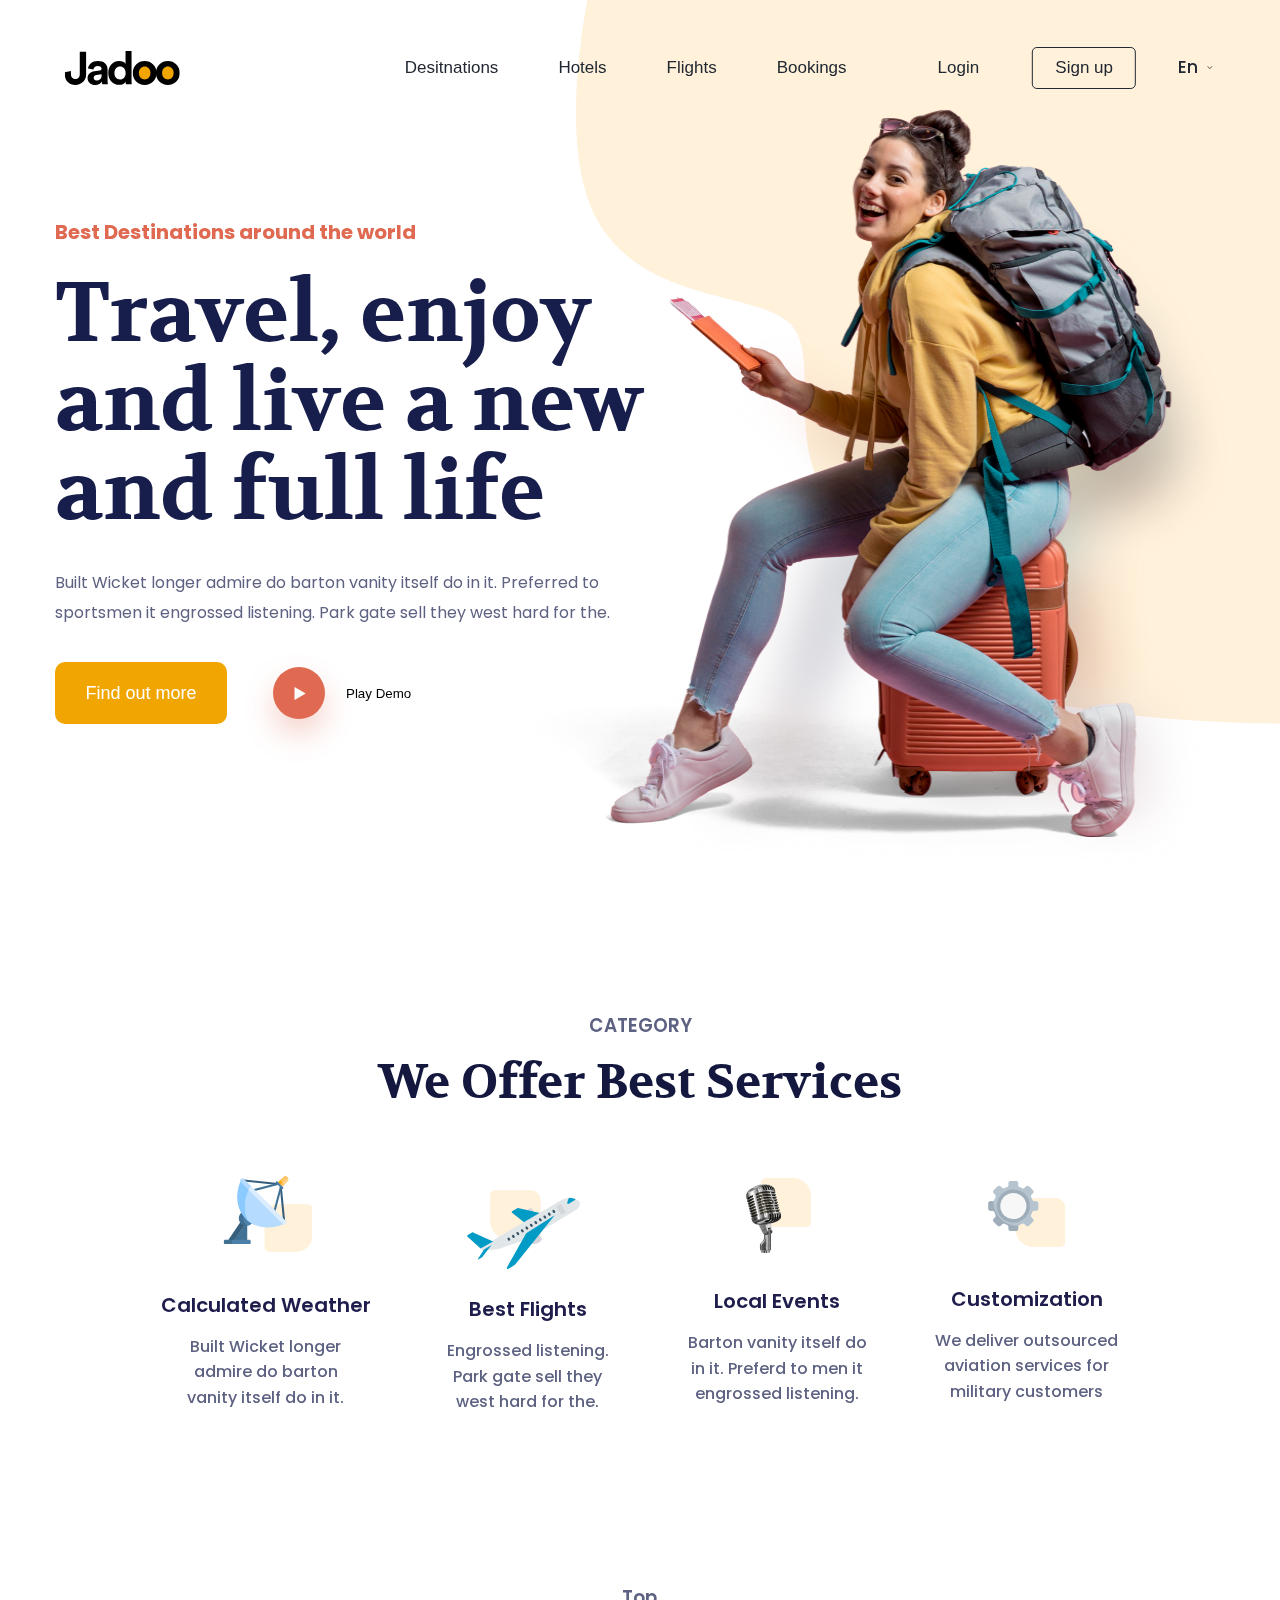
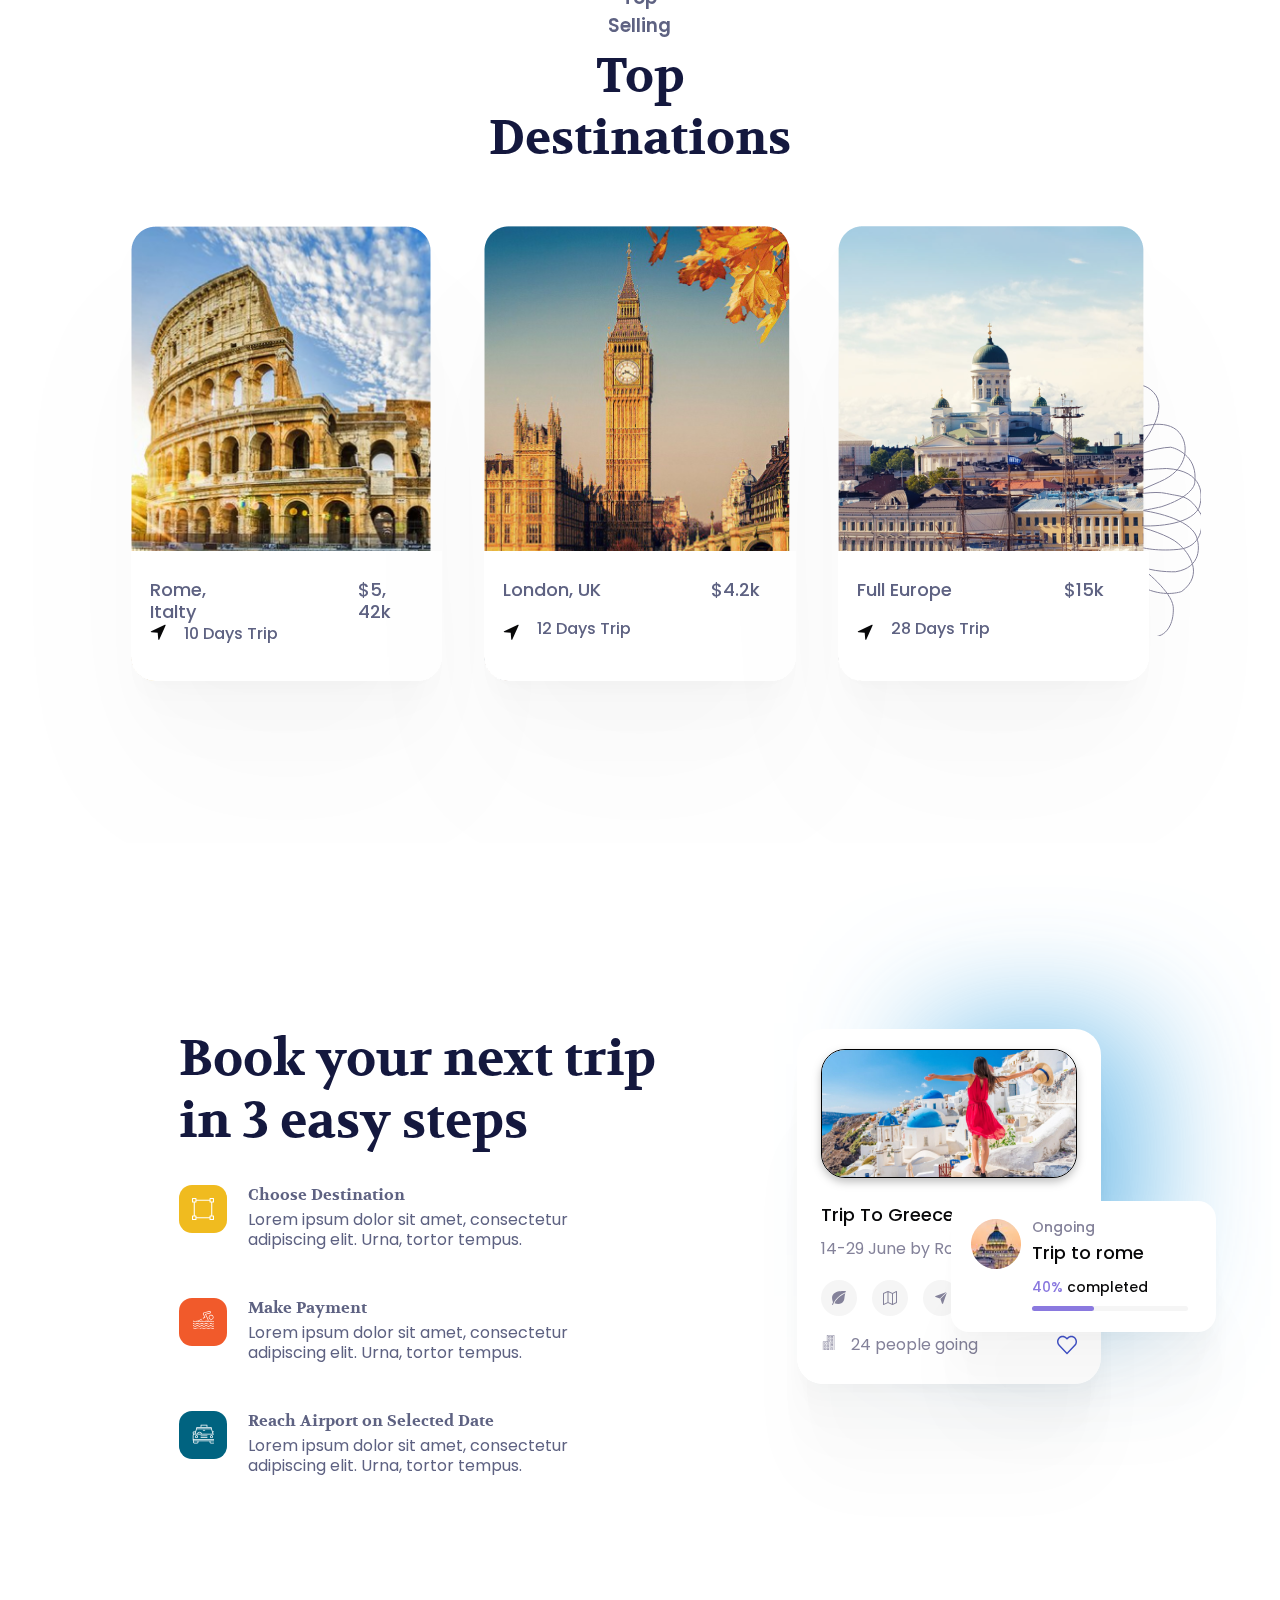
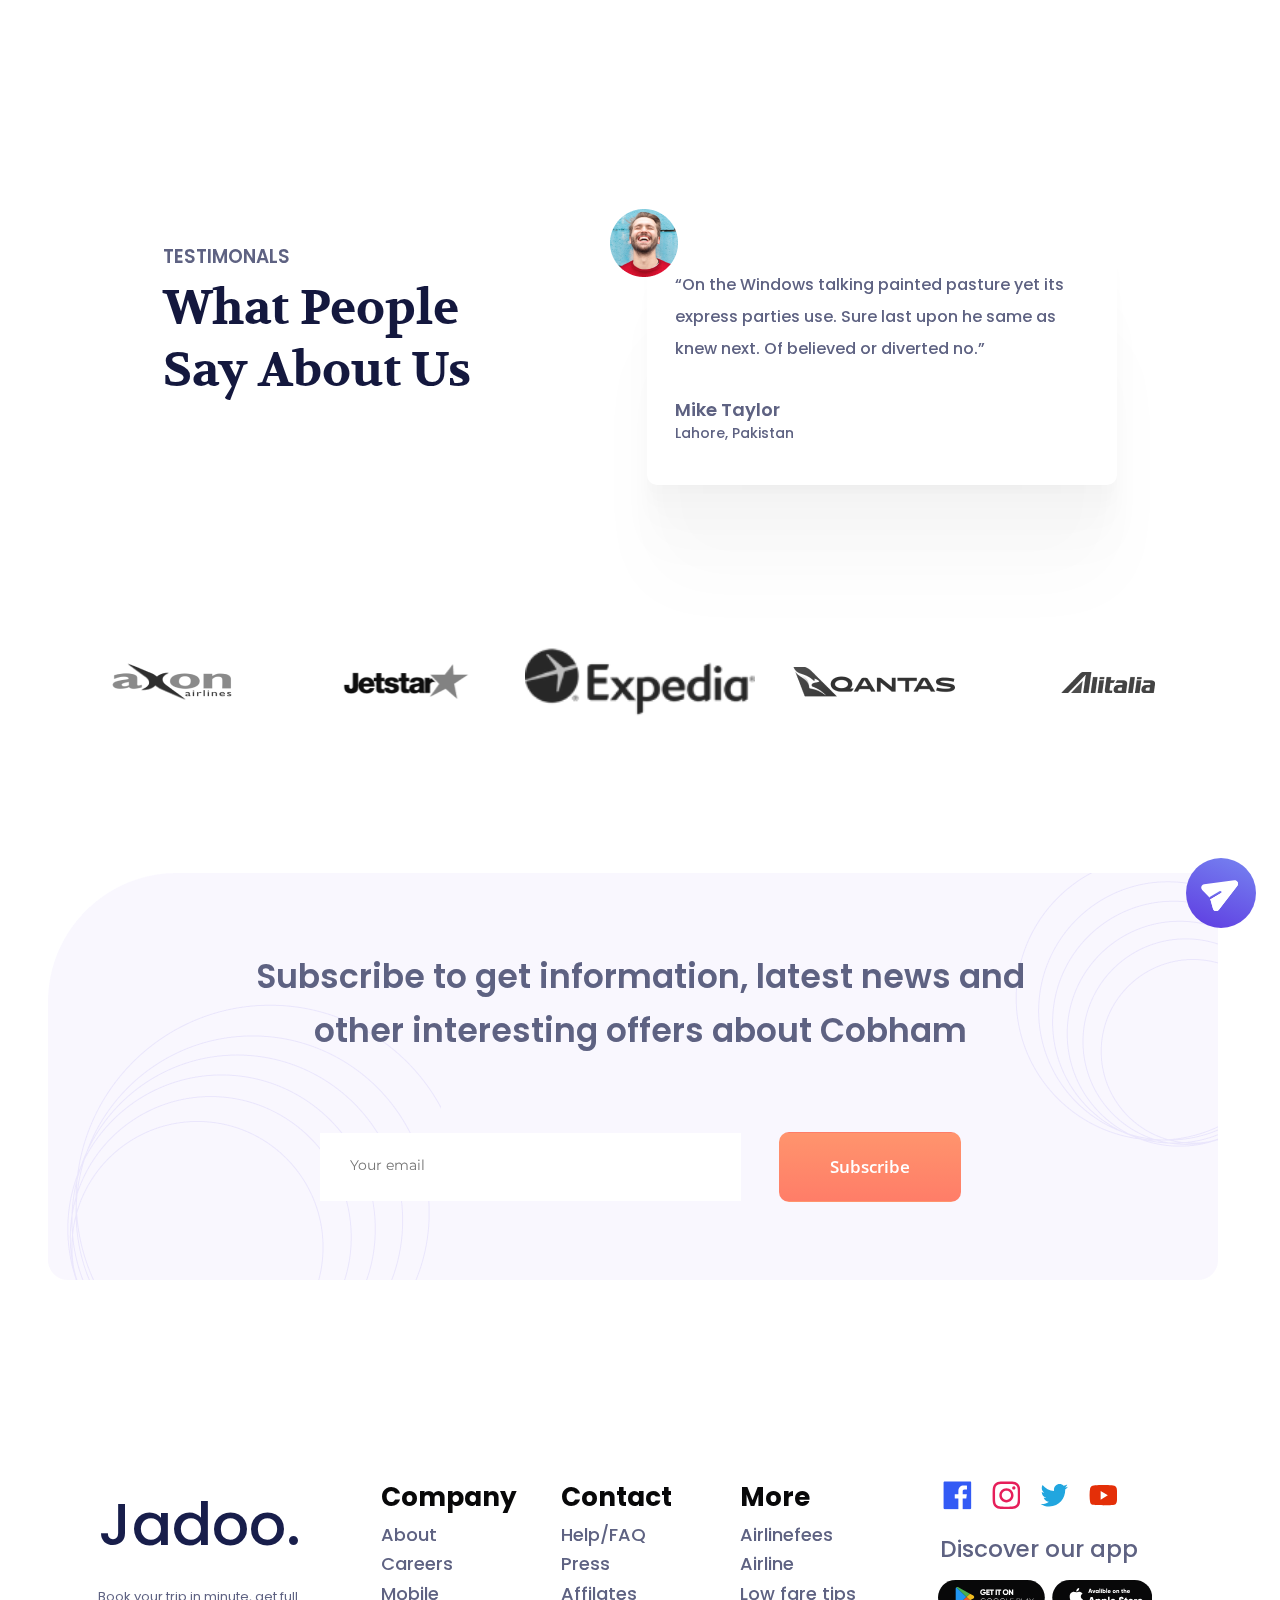
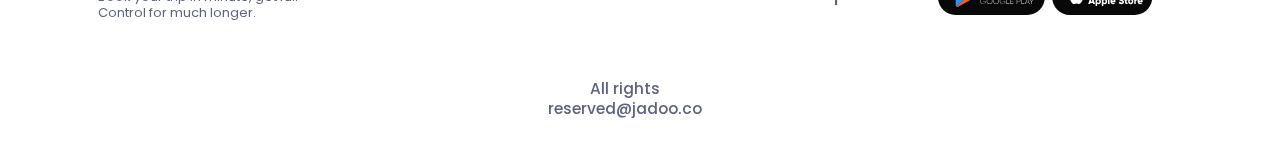
<file: index.html>
<!DOCTYPE html>
<html lang="en">
  <head>
    <meta charset="UTF-8" />
    <meta name="viewport" content="width=device-width, initial-scale=1.0" />
    <link href="https://fonts.cdnfonts.com/css/google-sans" rel="stylesheet" />
    <link rel="preconnect" href="https://fonts.googleapis.com" />
    <link rel="preconnect" href="https://fonts.gstatic.com" crossorigin />
    <link
      href="https://fonts.googleapis.com/css2?family=Montserrat&family=Open+Sans:wght@500&family=Poppins:wght@400;500;600;700&family=Roboto&family=Volkhov:wght@700&display=swap"
      rel="stylesheet"
    />
    <link rel="stylesheet" href="./css/main.min.css" />
    <title>Jadoo</title>
  </head>
  <body>
    <header class="header">
      <div class="header__container container">
        <div class="header__topline-wrap">
          <a href="#" class="header__logo link">
            <svg class="header__logo-icon icon">
              <use href="./img/svg/header-logo.svg#logo"></use>
            </svg>
          </a>
          <nav class="header__nav">
            <ul class="header__nav-list">
              <li class="header__nav-item">
                <a href="#" class="header__nav-link">Desitnations</a>
              </li>
              <li class="header__nav-item">
                <a href="#" class="header__nav-link">Hotels</a>
              </li>
              <li class="header__nav-item">
                <a href="#" class="header__nav-link">Flights</a>
              </li>
              <li class="header__nav-item">
                <a href="#" class="header__nav-link">Bookings</a>
              </li>
            </ul>
          </nav>
          <div class="header__autorization">
            <button class="header__login">Login</button>
            <button class="header__sing-up">Sign up</button>
          </div>
          <div class="header__languases">
            En
            <svg class="header__languases-icon icon">
              <use href="./img/svg/symbol-defs.svg#icon-down-arrow"></use>
            </svg>
          </div>
          <button class="header__burger">
            <svg class="header__burger-icon icon">
              <use href="./img/svg/symbol-defs.svg#icon-menu-burger"></use>
            </svg>
          </button>
        </div>
        <nav class="header__mob-nav">
          <ul class="header__mob-nav-list">
            <li class="header__mob-nav-item">
              <a href="#" class="header__mob-nav-link">Desitnations</a>
            </li>
            <li class="header__mob-nav-item">
              <a href="#" class="header__mob-nav-link">Hotels</a>
            </li>
            <li class="header__mob-nav-item">
              <a href="#" class="header__mob-nav-link">Flights</a>
            </li>
            <li class="header__mob-nav-item">
              <a href="#" class="header__mob-nav-link">Bookings</a>
            </li>
          </ul>
        </nav>
      </div>
    </header>
    <main>
      <section class="hero">
        <div class="hero__container container">
          <div class="hero__text-wrap">
            <p class="hero__desc">Best Destinations around the world</p>
            <h1 class="hero__title">
              Travel, enjoy and live a new and full life
            </h1>
            <p class="hero__subtitle">
              Built Wicket longer admire do barton vanity itself do in it.
              Preferred to sportsmen it engrossed listening. Park gate sell they
              west hard for the.
            </p>
            <div class="hero__buttons-wrap">
              <button class="hero__btn-more">Find out more</button>
              <button class="hero__btn-demo">
                <span class="hero__btn-demo-icon-wrap">
                  <svg class="hero__btn-demo-icon">
                    <use href="./img/svg/btn-play.svg#play"></use>
                  </svg>
                </span>
                Play Demo
              </button>
            </div>
          </div>
          <div class="hero__img-thumb">
            <img src="./img/hero-traveller.png" alt="photo girl" />
          </div>
        </div>
      </section>
      <section class="category">
        <div class="category__container container">
          <p class="category__desk">category</p>
          <h2 class="category__tittle">We Offer Best Services</h2>
          <button class="category__btn">More</button>
          <ul class="category-list">
            <li class="category-list__item">
              <svg class="category-list__img">
                <use href="./img/svg/symbol-defs.svg#icon-weather"></use>
              </svg>
              <h3 class="category-list__title">Calculated Weather</h3>
              <p class="category-list__text">
                Built Wicket longer admire do barton vanity itself do in it.
              </p>
            </li>
            <li class="category-list__item category-active">
              <svg class="category-list__img">
                <use href="./img/svg/symbol-defs.svg#icon-plane"></use>
              </svg>
              <h3 class="category-list__title">Best Flights</h3>
              <p class="category-list__text">
                Engrossed listening. Park gate sell they west hard for the.
              </p>
            </li>
            <li class="category-list__item">
              <img
                src="./img/microphone.png"
                alt="microphone"
                class="category-list__img"
              />
              <h3 class="category-list__title">Local Events</h3>
              <p class="category-list__text">
                Barton vanity itself do in it. Preferd to men it engrossed
                listening.
              </p>
            </li>
            <li class="category-list__item">
              <svg class="category-list__img">
                <use href="./img/svg/symbol-defs.svg#icon-gear"></use>
              </svg>
              <h3 class="category-list__title">Customization</h3>
              <p class="category-list__text">
                We deliver outsourced aviation services for military customers
              </p>
            </li>
          </ul>
        </div>
      </section>
      <section class="destinations">
        <div class="destinations__container container">
          <p class="destinations__desc">Top Selling</p>
          <h2 class="destinations__title">Top Destinations</h2>
          <ul class="destinations-list">
            <li class="destinations-list__item">
              <img
                src="./img/destination-rome.png"
                alt=""
                class="destinations-list__img"
              />
              <div class="destinations-list__text-content">
                <div class="destinations-list__topline">
                  <h3 class="destinations-list__title">Rome, Italty</h3>
                  <p class="destinations-list__price">$5,<span>42k</span></p>
                </div>
                <p class="destinations-list__duration">
                  10 Days<span> Trip</span>
                </p>
              </div>
            </li>
            <li class="destinations-list__item">
              <img
                src="./img/destination-london.png"
                alt=""
                class="destinations-list__img"
              />
              <div class="destinations-list__text-content">
                <div class="destinations-list__topline">
                  <h3 class="destinations-list__title">London, UK</h3>
                  <p class="destinations-list__price">$4.2<span>k</span></p>
                </div>
                <p class="destinations-list__duration">
                  12 Days<span> Trip</span>
                </p>
              </div>
            </li>
            <li class="destinations-list__item">
              <img
                src="./img/destination-europe.png"
                alt=""
                class="destination-list__img"
              />
              <div class="destinations-list__text-content">
                <div class="destinations-list__topline">
                  <h3 class="destinations-list__title">Full Europe</h3>
                  <p class="destinations-list__price">$15<span>k</span></p>
                </div>
                <p class="destinations-list__duration">
                  28 Days<span> Trip</span>
                </p>
              </div>
            </li>
          </ul>
        </div>
      </section>
      <section class="advantages">
        <div class="advantages__container container">
          <p class="advantages__desc">Easy and Fast</p>
          <div class="advantages__info">
            <h2 class="advantages__title">
              Book your next trip in 3 easy steps
            </h2>
            <ul class="advantages__step-list">
              <li class="advantages__item">
                <div class="advantages__wrap-icon wrap_yellow">
                  <svg>
                    <use href="./img/svg/first-step.svg#icon"></use>
                  </svg>
                </div>
                <div class="advantages__wrap-text">
                  <h3 class="advantages__item-title">Choose Destination</h3>
                  <p class="advantages__text">
                    Lorem ipsum dolor sit amet, consectetur adipiscing elit.
                    Urna, tortor tempus.
                  </p>
                </div>
              </li>
              <li class="advantages__item">
                <div class="advantages__wrap-icon wrap_red">
                  <svg>
                    <use href="./img/svg/second-step.svg#water"></use>
                  </svg>
                </div>
                <div class="advantages__wrap-text">
                  <h3 class="advantages__item-title">Make Payment</h3>
                  <p class="advantages__text">
                    Lorem ipsum dolor sit amet, consectetur adipiscing elit.
                    Urna, tortor tempus.
                  </p>
                </div>
              </li>
              <li class="advantages__item">
                <div class="advantages__wrap-icon wrap_green">
                  <svg>
                    <use href="./img/svg/third-step.svg#taxi"></use>
                  </svg>
                </div>
                <div class="advantages__wrap-text">
                  <h3 class="advantages__item-title">
                    Reach Airport on Selected Date
                  </h3>
                  <p class="advantages__text">
                    Lorem ipsum dolor sit amet, consectetur adipiscing elit.
                    Urna, tortor tempus.
                  </p>
                </div>
              </li>
            </ul>
          </div>
          <div class="advantages__card">
            <img src="./img/card-girl.png" alt="girl trip to greece" />
            <h3 class="advantages__place">Trip To Greece</h3>
            <p class="advantages__place-text">
              14-29 June
              <span>by Robbin joseph</span>
            </p>
            <ul class="advantages__links">
              <li class="advantages__links-item">
                <a href="#" class="advantages__link">
                  <svg>
                    <use href="./img/svg/leaf.svg#leaf"></use>
                  </svg>
                </a>
              </li>
              <li class="advantages__links-item">
                <a href="#" class="advantages__link">
                  <svg>
                    <use href="./img/svg/map.svg#map"></use>
                  </svg>
                </a>
              </li>
              <li class="advantages__links-item">
                <a href="#" class="advantages__link">
                  <svg>
                    <use href="./img/svg/send.svg#send"></use>
                  </svg>
                </a>
              </li>
            </ul>
            <div class="advantages__recommendation">
              <p class="advantages__recommendation-text">
                <svg>
                  <use href="./img/svg/building.svg#building"></use>
                </svg>
                <span>24 people going</span>
              </p>
              <svg>
                <use href="./img/svg/heart.svg#heart"></use>
              </svg>
            </div>
            <div class="advantages__drop-card">
              <div class="advantages__wrap-img">
                <img
                  width="50"
                  height="50"
                  src="./img/advantages-cmall-card.png"
                  alt="build place"
                />
              </div>
              <div class="advantages__wrap-card-text">
                <p class="advantages__topline">Ongoing</p>
                <h3 class="advantages__place">Trip to rome</h3>
                <p class="advantages__progress"><span>40%</span> completed</p>
                <div class="advantages__progress-line">
                  <div class="advantages__progress-line-filled"></div>
                </div>
              </div>
            </div>
          </div>
        </div>
      </section>
      <section class="testimonals">
        <div class="testimonals__container container">
          <div class="testimonals__head">
            <p class="testimonals__desc">Testimonals</p>
            <h2 class="testimonals__tittle">What people say about us</h2>
          </div>
          <div class="testimonals__response">
            <p class="testimonals__text">
              “On the Windows talking painted pasture yet its express parties
              use. Sure last upon he same as knew next. Of believed or diverted
              no.”
            </p>
            <p class="testimonals__signature">Mike Taylor</p>
            <p class="testimonals__location">Lahore, Pakistan</p>
          </div>
        </div>
      </section>
      <section class="partners">
        <div class="partners__container container">
          <p class="partners__desc">Top Selling</p>
          <ul class="partners__list">
            <li class="partners__item">
              <a href="http://www.axonaviation.com/">
                <img
                  src="./img/partner-image1.png"
                  alt=""
                  class="partners__img"
                  width="130"
                  height="120"
                />
              </a>
            </li>
            <li class="partners__item">
              <a href="https://www.jetstar.com/">
                <img
                  src="./img/partner-image2.png"
                  alt=""
                  class="partners__img"
                  width="172"
                  height="102"
                />
              </a>
            </li>
            <li class="partners__item">
              <a href="https://www.expedia.com/">
                <img
                  src="./img/partner-image3.png"
                  alt=""
                  class="partners__img"
                  width="241"
                  height="149"
                />
              </a>
            </li>
            <li class="partners__item">
              <a href="https://www.qantas.com/">
                <img
                  src="./img/partner-image4.png"
                  alt=""
                  class="partners__img"
                  width="162"
                  height="30"
                />
              </a>
            </li>
            <li class="partners__item">
              <a href="https://www.ita-airways.com/">
                <img
                  src="./img/partner-image5.png"
                  alt=""
                  class="partners__img"
                  width="94"
                  height="21"
                />
              </a>
            </li>
          </ul>
        </div>
      </section>
      <section class="subscribe">
        <div class="subscribe__container container">
          <h2 class="subscribe__title">
            Subscribe to get information, latest news and other interesting
            offers about Cobham
          </h2>
          <form class="subscribe__form">
            <label class="subscribe__label" for="email">
              <input
                id="email"
                class="subscribe__input"
                type="email"
                placeholder="Your email"
                required
              />
            </label>
            <button class="subscribe__btn" type="submit">Subscribe</button>
          </form>
          <div class="subscribe__telegram">
            <svg class="subscribe__telegram-icon">
              <use href="./img/svg/telegram.svg#telegram"></use>
            </svg>
          </div>
        </div>
      </section>
    </main>
    <footer class="footer">
      <div class="footer__container container">
        <ul class="footer__list">
          <li class="footer__item">
            <a class="footer__logo">Jadoo.</a>
            <p class="footer__description">
              Book your trip in minute, get full Control for much longer.
            </p>
          </li>
          <li class="footer__item">
            <h3 class="footer__title">Company</h3>
            <ul class="footer-links">
              <li class="footer-links__item">
                <a href="" class="footer-links__link">About</a>
              </li>
              <li class="footer-links__item">
                <a href="" class="footer-links__link">Careers</a>
              </li>
              <li class="footer-links__item">
                <a href="" class="footer-links__link">Mobile</a>
              </li>
            </ul>
          </li>
          <li class="footer__item">
            <h3 class="footer__title">Contact</h3>
            <ul class="footer-links">
              <li class="footer-links__item">
                <a href="" class="footer-links__link">Help/FAQ</a>
              </li>
              <li class="footer-links__item">
                <a href="" class="footer-links__link">Press</a>
              </li>
              <li class="footer-links__item">
                <a href="" class="footer-links__link">Affilates</a>
              </li>
            </ul>
          </li>
          <li class="footer__item">
            <h3 class="footer__title">More</h3>
            <ul class="footer-links">
              <li class="footer-links__item">
                <a href="" class="footer-links__link">Airlinefees</a>
              </li>
              <li class="footer-links__item">
                <a href="" class="footer-links__link">Airline</a>
              </li>
              <li class="footer-links__item">
                <a href="" class="footer-links__link">Low fare tips</a>
              </li>
            </ul>
          </li>
          <li class="footer__item">
            <ul class="social-networks">
              <li class="social-networks__item">
                <a href="" class="social-networks__link">
                  <svg class="social-networks__svg">
                    <use href="./img/svg/symbol-defs.svg#icon-facebook"></use>
                  </svg>
                </a>
              </li>
              <li class="social-networks__item">
                <a href="" class="social-networks__link">
                  <svg class="social-networks__svg">
                    <use href="./img/svg/symbol-defs.svg#icon-instagram"></use>
                  </svg>
                </a>
              </li>
              <li class="social-networks__item">
                <a href="" class="social-networks__link">
                  <svg class="social-networks__svg">
                    <use href="./img/svg/symbol-defs.svg#icon-twitter"></use>
                  </svg>
                </a>
              </li>
              <li class="social-networks__item">
                <a href="" class="social-networks__link">
                  <svg class="social-networks__svg">
                    <use href="./img/svg/symbol-defs.svg#icon-youtube"></use>
                  </svg>
                </a>
              </li>
            </ul>
            <div class="applications">
              <h3 class="applications__title">Discover our app</h3>
              <ul class="applications-links">
                <li class="applications-links__item">
                  <a href="" class="applications-links__link">
                    <svg class="applications-links__img">
                      <use
                        href="./img/svg/symbol-defs.svg#icon-google-play"
                      ></use>
                    </svg>
                  </a>
                </li>
                <li class="applications-links__item">
                  <a href="" class="applications-links__link">
                    <svg class="applications-links__img">
                      <use
                        href="./img/svg/symbol-defs.svg#icon-apple-store"
                      ></use>
                    </svg>
                  </a>
                </li>
              </ul>
            </div>
          </li>
        </ul>
        <a href="" class="footer__copyright">All rights reserved@jadoo.co</a>
      </div>
    </footer>
  </body>
</html>
</file>
<file: css/main.min.css>
a{text-decoration:none;color:inherit}button{padding:0}html{-webkit-box-sizing:border-box;box-sizing:border-box}html *,::after,::before{-webkit-box-sizing:inherit;box-sizing:inherit}html,body,div,span,applet,object,iframe,h1,h2,h3,h4,h5,h6,p,blockquote,pre,a,abbr,acronym,address,big,cite,code,del,dfn,em,font,img,ins,kbd,q,s,samp,small,strike,strong,sub,sup,tt,var,dl,dt,dd,ol,ul,li,fieldset,form,label,legend,table,caption,tbody,tfoot,thead,tr,th,td{margin:0;padding:0;border:0;outline:0;font-weight:inherit;font-style:inherit;font-size:100%;font-family:inherit;vertical-align:baseline}:focus{outline:0}body{line-height:1;color:#000;background:#fff}ol,ul{list-style:none}table{border-collapse:separate;border-spacing:0}caption,th,td{text-align:left;font-weight:normal}blockquote:before,blockquote:after,q:before,q:after{content:""}blockquote,q{quotes:"" ""}body{font-family:"Poppins",sans-serif;font-size:16px;line-height:1.625;color:#5e6282}img{display:block;max-width:100%;height:auto}button{border-width:1px;background-color:rgba(0,0,0,0);border-color:rgba(0,0,0,0)}.container{max-width:1200px;margin:0 auto;padding:0 15px}.icon{display:block}@media screen and (max-width: 767.98px){.header{padding-top:37px;padding-bottom:98px;background-color:#fff1da}}@media screen and (min-width: 768px){.header{position:absolute;top:47px;left:50%;-webkit-transform:translateX(-50%);transform:translateX(-50%)}}.header__container{position:relative}.header__topline-wrap{display:-webkit-box;display:-ms-flexbox;display:flex;-webkit-box-align:center;-ms-flex-align:center;align-items:center}@media screen and (max-width: 767.98px){.header__topline-wrap{-webkit-box-pack:justify;-ms-flex-pack:justify;justify-content:space-between}}@media screen and (min-width: 768px){.header__logo{margin-right:calc(145px + 115 * ((100vw - 768px) / (432)))}}@media screen and (min-width: 1200px){.header__logo{margin-right:225px}}.header__nav{margin-right:calc(40px + 110 * ((100vw - 768px) / (432)));font-family:"Product Sans",sans-serif;font-size:17px;line-height:1.27;color:#212832}@media screen and (max-width: 767.98px){.header__nav{display:none}}@media screen and (min-width: 1200px){.header__nav{margin-right:90px}}.header__nav-list{display:-webkit-box;display:-ms-flexbox;display:flex;-webkit-box-align:center;-ms-flex-align:center;align-items:center;gap:calc(40px + 55 * ((100vw - 768px) / (431.8)))}@media screen and (min-width: 1200px){.header__nav-list{gap:60px}}.header__autorization{display:-webkit-box;display:-ms-flexbox;display:flex;gap:52px;margin-right:42px;font-family:"Product Sans",sans-serif;font-weight:500;font-size:17px;line-height:1.27;color:#212832}@media screen and (max-width: 1199.98px){.header__autorization{display:none}}.header__login{font-family:inherit;font-weight:inherit;font-size:inherit;line-height:inherit;color:inherit;cursor:pointer}.header__sing-up{width:104px;height:42px;font-family:inherit;font-weight:inherit;font-size:inherit;line-height:inherit;color:inherit;border:1px solid #212832;border-radius:5px;cursor:pointer}.header__logo-icon{width:115px;height:34px}.header__languases{display:-webkit-box;display:-ms-flexbox;display:flex;-webkit-box-align:center;-ms-flex-align:center;align-items:center;gap:7px;font-size:17px;font-weight:500;line-height:1.27;color:#212832;cursor:pointer}@media screen and (max-width: 767.98px){.header__languases{padding-right:45px}}.header__languases-icon{width:10px;height:5px}.header__burger{position:absolute;right:20px;width:26px;height:16px;padding:0;cursor:pointer}@media screen and (min-width: 768px){.header__burger{display:none}}.header__burger-icon{width:100%;height:100%}.header__mob-nav{margin-top:93px;font-family:"Poppins",sans-serif;font-size:30px;line-height:1.5;color:#737373}@media screen and (min-width: 768px){.header__mob-nav{display:none}}.header__mob-nav-item{-webkit-transition:color 250ms cubic-bezier(0.4, 0, 0.2, 1),-webkit-transform 250ms cubic-bezier(0.4, 0, 0.2, 1);transition:color 250ms cubic-bezier(0.4, 0, 0.2, 1),-webkit-transform 250ms cubic-bezier(0.4, 0, 0.2, 1);transition:transform 250ms cubic-bezier(0.4, 0, 0.2, 1),color 250ms cubic-bezier(0.4, 0, 0.2, 1);transition:transform 250ms cubic-bezier(0.4, 0, 0.2, 1),color 250ms cubic-bezier(0.4, 0, 0.2, 1),-webkit-transform 250ms cubic-bezier(0.4, 0, 0.2, 1);text-align:center}.header__mob-nav-item:hover{color:#df6951;-webkit-transform:scale(1.1);transform:scale(1.1)}.header__mob-nav-item:not(:last-child){margin-bottom:30px}.hero{padding-top:74px;padding-bottom:92px}@media screen and (min-width: 768px){.hero{padding-top:217px;padding-bottom:214px;background-image:url(../../../img/hero-bg.png);background-repeat:no-repeat;background-position:top right}}.hero__container{position:relative}@media screen and (min-width: 768px){.hero__text-wrap{width:589px;margin-right:auto}}.hero__desc{margin-bottom:24px;font-family:"Poppins",sans-serif;font-weight:700;font-size:20px;line-height:1.5;color:#df6951}@media screen and (max-width: 767.98px){.hero__desc{display:none}}.hero__title{margin-bottom:19px;padding-left:45px;font-family:"Volkhov",serif;font-size:calc(48px + 36 * ((100vw - 414px) / (786)));font-weight:700;line-height:89px;color:#181e4b}@media screen and (min-width: 768px){.hero__title{margin-bottom:30px;padding-left:0}}@media screen and (min-width: 1200px){.hero__title{font-size:84px}}.hero__subtitle{margin-bottom:34px;line-height:1.875}@media screen and (max-width: 767.98px){.hero__subtitle{display:none}}.hero__buttons-wrap{position:relative;display:-webkit-box;display:-ms-flexbox;display:flex;-webkit-box-orient:vertical;-webkit-box-direction:normal;-ms-flex-direction:column;flex-direction:column;-webkit-box-align:center;-ms-flex-align:center;align-items:center;gap:40px}.hero__buttons-wrap::after{content:"";position:absolute;width:114px;height:156px;top:-24px;right:-8px;background-image:url("../../../img/hero-mob-plus.png");background-repeat:no-repeat}@media screen and (min-width: 768px){.hero__buttons-wrap::after{display:none}}@media screen and (min-width: 768px){.hero__buttons-wrap{-webkit-box-orient:horizontal;-webkit-box-direction:normal;-ms-flex-direction:row;flex-direction:row;gap:45px}}.hero__btn-more{width:172px;height:62px;background-color:#f1a501;border-radius:10px;border-color:rgba(0,0,0,0);font-family:"Product Sans",sans-serif;font-size:18px;line-height:1.275;color:#fff}.hero__btn-demo{display:-webkit-inline-box;display:-ms-inline-flexbox;display:inline-flex;-webkit-box-align:center;-ms-flex-align:center;align-items:center}.hero__btn-demo-icon-wrap{position:relative;display:inline-block;width:52px;height:52px;margin-right:21px;background-color:#df6951;border-radius:50%;-webkit-box-shadow:0px 15px 30px 0px rgba(223,105,81,.3019607843);box-shadow:0px 15px 30px 0px rgba(223,105,81,.3019607843)}.hero__btn-demo-icon{position:absolute;top:50%;left:50%;-webkit-transform:translate(-35%, -40%);transform:translate(-35%, -40%);width:15px;height:15px}.hero__img-thumb{position:absolute;top:-110px;right:0}@media screen and (max-width: 1100px){.hero__img-thumb{display:none}}.hero__img-thumb img{width:784px;height:764px}.footer{background-color:#fff1da}.footer__container{max-width:calc(420px + 348 * ((100vw - 420px) / (348)));padding-left:78px;padding-top:13px;padding-bottom:27px;line-height:1.245;color:#5e6282}.footer__list{display:grid;gap:58px}.footer__item:last-child{margin-left:30px}.footer__logo{font-weight:500;font-size:calc(44px + 2 * ((100vw - 420px) / (348)));line-height:1.5;color:#181e4b}.footer__description{width:207px;margin-top:19px;font-size:13px}.footer__title{margin-bottom:calc(33px + -13 * ((100vw - 420px) / (348)));font-weight:700;font-size:calc(21px + 3 * ((100vw - 420px) / (348)));color:#080809}.footer__copyright{display:block;width:203px;margin-top:58px;margin-left:40px;font-weight:500;font-size:14px;text-align:center}.footer__copyright:hover{text-decoration:underline}.footer-links__item:not(:last-child){margin-bottom:13px}.footer-links__link{font-weight:500;font-size:calc(18px + 2 * ((100vw - 420px) / (348)));line-height:1.245}.social-networks{display:-webkit-box;display:-ms-flexbox;display:flex;gap:20px;margin-left:28px;margin-bottom:41px}.social-networks__svg{width:24px;height:24px}.applications__title{font-weight:500;font-size:20px;margin-left:2px;margin-bottom:16px}.applications-links{display:-webkit-box;display:-ms-flexbox;display:flex;gap:7px}.applications-links__item .applications-links__img{width:100px;height:35px}.applications-links__item:first-child .applications-links__img{width:107px}@media screen and (min-width: 768px){.footer__container{max-width:calc(768px + 672 * ((100vw - 768px) / (672)));padding-top:35px;padding-right:108px}.footer__list{grid-template-columns:1fr .3fr;grid-template-rows:1fr 1fr 1fr;gap:24px}.footer__item:first-child{grid-row-start:1}.footer__item:nth-child(2),.footer__item:nth-child(3),.footer__item:nth-child(4){grid-column-start:2}.footer__item:last-child{grid-row-start:3;margin-left:0}.footer__logo{font-size:calc(44px + 20 * ((100vw - 768px) / (672)));line-height:1.5}.footer__description{width:207px;margin-top:19px;font-size:13px}.footer__title{margin-bottom:10px;font-size:calc(21px + 7 * ((100vw - 768px) / (672)))}.footer__copyright{width:calc(203px + 30 * ((100vw - 768px) / (672)));margin:0 auto;margin-top:58px;font-size:calc(14px + 2 * ((100vw - 768px) / (672)))}.footer-links__item:not(:last-child){margin-bottom:7px}.footer-links__link{font-weight:500;font-size:18px}.social-networks{display:-webkit-box;display:-ms-flexbox;display:flex;gap:20px;margin-left:5px;margin-bottom:21px}.social-networks__svg{width:calc(24px + 6 * ((100vw - 768px) / (672)));height:calc(24px + 6 * ((100vw - 768px) / (672)))}.applications__title{font-size:calc(20px + 4 * ((100vw - 768px) / (672)));margin-left:2px;margin-bottom:16px}.applications-links{display:-webkit-box;display:-ms-flexbox;display:flex;gap:7px}}@media screen and (min-width: 1200px){.footer{background-color:#fff}.footer__list{grid-template-columns:283px 180px 179px 198px 214px;grid-template-rows:1fr;-webkit-box-pack:center;-ms-flex-pack:center;justify-content:center;gap:0}.footer__item:first-child{grid-row-start:1;margin-right:83px}.footer__item:nth-child(2){grid-column-start:2;margin-right:73px}.footer__item:nth-child(3){grid-column-start:3;margin-right:91px}.footer__item:nth-child(4){grid-column-start:4;margin-right:82px}.footer__item:last-child{grid-row-start:1;grid-column-start:5;margin-left:0}}@media screen and (min-width: 1440px){.footer__container{max-width:1440px;padding-top:96px;padding-left:186px;padding-right:15px}.footer__logo{font-size:44px;line-height:1.5}.footer__description{width:207px;margin-top:19px;font-size:13px}.footer__list{-webkit-box-pack:start;-ms-flex-pack:start;justify-content:start}.footer__title{margin-bottom:34px;font-size:21px}.footer__copyright{width:203px;margin-top:84px;margin-left:430px;font-weight:500;font-size:14px}.footer-links__item:not(:last-child){margin-bottom:13px}.footer-links__link{font-size:18px}.social-networks{display:-webkit-box;display:-ms-flexbox;display:flex;gap:20px;margin-left:8px;margin-bottom:35px}.social-networks__svg{width:24px;height:24px}.applications__title{font-size:20px;margin-left:2px;margin-bottom:16px}.applications-links{display:-webkit-box;display:-ms-flexbox;display:flex;gap:7px}}.category__container{max-width:420px;padding-top:18px;padding-bottom:194px;color:#5e6282;text-align:center}.category__desk{margin-bottom:24px;text-transform:uppercase;font-weight:600;font-size:20px;line-height:1.5}.category__tittle{font-family:"Volkhov",serif;font-weight:700;font-size:40px;line-height:1.3;color:#14183e;margin-bottom:13px}.category__btn{background-color:rgba(0,0,0,0);color:#737373;font-size:20px;line-height:2.25;text-align:center;letter-spacing:.2px;border:rgba(0,0,0,0);padding:0}.category-list{display:-webkit-box;display:-ms-flexbox;display:flex;-webkit-box-orient:vertical;-webkit-box-direction:normal;-ms-flex-direction:column;flex-direction:column;gap:37px;-webkit-box-align:center;-ms-flex-align:center;align-items:center}.category-list__item:nth-child(3),.category-list__item:nth-child(4){display:none}.category-list__item:nth-child(1) .category-list__img{width:94px;height:79px;margin-bottom:30px}.category-list__item:nth-child(2) .category-list__img{width:130px;height:107px;margin-bottom:20px}.category-list__item:hover,.category-list__item:focus{-webkit-transition:100ms cubic-bezier(0.4, 0, 0.2, 1);transition:100ms cubic-bezier(0.4, 0, 0.2, 1);-webkit-box-shadow:0px 100px 80px rgba(0,0,0,.02),0px 64.8148px 46.8519px rgba(0,0,0,.0151852),0px 38.5185px 25.4815px rgba(0,0,0,.0121481),0px 20px 13px rgba(0,0,0,.01),0px 8.14815px 6.51852px rgba(0,0,0,.00785185),0px 1.85185px 3.14815px rgba(0,0,0,.00481481);box-shadow:0px 100px 80px rgba(0,0,0,.02),0px 64.8148px 46.8519px rgba(0,0,0,.0151852),0px 38.5185px 25.4815px rgba(0,0,0,.0121481),0px 20px 13px rgba(0,0,0,.01),0px 8.14815px 6.51852px rgba(0,0,0,.00785185),0px 1.85185px 3.14815px rgba(0,0,0,.00481481);border-radius:36px;padding-bottom:45px;padding-top:25px;width:273px;position:relative;background-color:#fff}.category-list__item:hover::before,.category-list__item:focus::before{content:"";width:102px;height:101px;position:absolute;bottom:-33px;left:-36px;z-index:-1;background:#df6951;border-radius:30px 0px 10px}.category-list__title{font-weight:600;font-size:20px;line-height:1.4;color:#1e1d4c;margin-bottom:15px}.category-list__text{font-weight:500;line-height:1.6;width:185px;margin:0 auto}@media screen and (min-width: 768px){.category__container{max-width:calc(768px + 672 * ((100vw - 768px) / (672)));padding-top:calc(18px + 74 * ((100vw - 768px) / (672)));padding-bottom:calc(194px + -38 * ((100vw - 768px) / (672)))}.category__desk{margin-bottom:calc(24px + -14 * ((100vw - 768px) / (672)));font-size:calc(20px + -2 * ((100vw - 768px) / (672)))}.category__tittle{font-size:calc(40px + 10 * ((100vw - 768px) / (672)));margin-bottom:calc(13px + 55 * ((100vw - 768px) / (672)))}.category__btn{display:none}.category-list{-webkit-box-orient:horizontal;-webkit-box-direction:normal;-ms-flex-direction:row;flex-direction:row;-ms-flex-wrap:wrap;flex-wrap:wrap;gap:calc(37px + 36 * ((100vw - 768px) / (672)));-webkit-box-pack:center;-ms-flex-pack:center;justify-content:center}.category-list__item:nth-child(3),.category-list__item:nth-child(4){display:block}.category-list__item:nth-child(1) .category-list__img{width:92px;height:78px;margin-bottom:30px}.category-list__item:nth-child(2) .category-list__img{width:130px;height:117px;margin-bottom:0}.category-list__item:nth-child(3) .category-list__img{width:67px;height:75px;margin:0 auto 34px}.category-list__item:nth-child(4) .category-list__img{width:77px;height:66px;margin-bottom:30px}.category-list__item:hover{padding-top:calc(25px + -25 * ((100vw - 768px) / (672)));width:calc(273px + -6 * ((100vw - 768px) / (672)))}.category-list__item:hover::before{width:100px;height:100px}}@media screen and (min-width: 1440px){.category__container{max-width:1440px;position:relative;padding-top:92px;padding-bottom:156px}.category__container::before{content:"";width:153px;height:166px;background-image:url(../../../img/svg/category-pluses.svg);position:absolute;top:92px;right:58px}.category__desk{margin-top:10px;font-size:18px}.category__tittle{font-size:50px;margin-bottom:68px}.category-list{gap:73px}.category-active{padding-top:0;width:267px}}.destinations__container{max-width:420px;overflow:hidden;padding-top:17px;padding-bottom:83px;position:relative;color:#5e6282;text-align:center}.destinations__container::before{content:"";width:148px;height:165px;background-image:url(../../../img/svg/dest-pluses.svg);position:absolute;top:7px;left:-41px}.destinations__desc{width:108px;font-weight:600;font-size:20px;line-height:1.5;margin:0 auto}.destinations__title{font-weight:700;font-size:40px;line-height:1.3;font-family:"Volkhov",serif;color:#14183e;width:279px;margin:0 auto;margin-bottom:38px}.destinations-list{display:-webkit-box;display:-ms-flexbox;display:flex;-webkit-box-orient:vertical;-webkit-box-direction:normal;-ms-flex-direction:column;flex-direction:column;-webkit-box-align:center;-ms-flex-align:center;align-items:center}.destinations-list__item{position:relative;width:300px;line-height:1.245;-webkit-filter:drop-shadow(0px 100px 80px rgba(0, 0, 0, 0.02)) drop-shadow(0px 64.8148px 46.8519px rgba(0, 0, 0, 0.0151852)) drop-shadow(0px 38.5185px 25.4815px rgba(0, 0, 0, 0.0121481)) drop-shadow(0px 20px 13px rgba(0, 0, 0, 0.01)) drop-shadow(0px 8.14815px 6.51852px rgba(0, 0, 0, 0.00785185)) drop-shadow(0px 1.85185px 3.14815px rgba(0, 0, 0, 0.00481481));filter:drop-shadow(0px 100px 80px rgba(0, 0, 0, 0.02)) drop-shadow(0px 64.8148px 46.8519px rgba(0, 0, 0, 0.0151852)) drop-shadow(0px 38.5185px 25.4815px rgba(0, 0, 0, 0.0121481)) drop-shadow(0px 20px 13px rgba(0, 0, 0, 0.01)) drop-shadow(0px 8.14815px 6.51852px rgba(0, 0, 0, 0.00785185)) drop-shadow(0px 1.85185px 3.14815px rgba(0, 0, 0, 0.00481481))}.destinations-list__item:hover,.destinations-list__item:focus{-webkit-transition:200ms cubic-bezier(0.4, 0, 0.2, 1);transition:200ms cubic-bezier(0.4, 0, 0.2, 1);-webkit-filter:drop-shadow(0px 100px 80px rgba(0, 0, 0, 0.05)) drop-shadow(0px 64.8148px 46.8519px rgba(0, 0, 0, 0.0451852)) drop-shadow(0px 38.5185px 25.4815px rgba(0, 0, 0, 0.0421481)) drop-shadow(0px 20px 13px rgba(0, 0, 0, 0.11)) drop-shadow(0px 8.14815px 6.51852px rgba(0, 0, 0, 0.03785185)) drop-shadow(0px 1.85185px 3.14815px rgba(0, 0, 0, 0.04481481));filter:drop-shadow(0px 100px 80px rgba(0, 0, 0, 0.05)) drop-shadow(0px 64.8148px 46.8519px rgba(0, 0, 0, 0.0451852)) drop-shadow(0px 38.5185px 25.4815px rgba(0, 0, 0, 0.0421481)) drop-shadow(0px 20px 13px rgba(0, 0, 0, 0.11)) drop-shadow(0px 8.14815px 6.51852px rgba(0, 0, 0, 0.03785185)) drop-shadow(0px 1.85185px 3.14815px rgba(0, 0, 0, 0.04481481))}.destinations-list__item:nth-child(1){margin-bottom:76px}.destinations-list__item:nth-child(2){margin-bottom:60px}.destinations-list__title{font-weight:500;font-size:18px;width:97px}.destinations-list__price{font-weight:500;font-size:18px}.destinations-list__price span{display:block}.destinations-list__text-content{background-color:#fff;border-radius:0px 0px 24px 24px;text-align:left;width:300px;height:130px;padding:30px 0 0 19px;position:absolute;bottom:0}.destinations-list__topline{display:-webkit-box;display:-ms-flexbox;display:flex;gap:116px}.destinations-list__duration{font-weight:500;margin-left:34px}.destinations-list__item:not(:first-child) .destinations-list__duration span{display:block}.destinations-list__duration::before{content:"";width:16px;height:16px;background-image:url(../../../img/svg/dest-pointer.svg);position:absolute;top:73px;left:19px}@media screen and (min-width: 768px){.destinations__container{max-width:calc(768px + 672 * ((100vw - 768px) / (672)));padding-top:calc(17px + -17 * ((100vw - 768px) / (672)));padding-bottom:calc(83px + 103 * ((100vw - 768px) / (672)))}.destinations__container::before{display:none}.destinations__desc{width:calc(108px + -8 * ((100vw - 768px) / (672)));margin-bottom:8px;font-size:calc(20px + -2 * ((100vw - 768px) / (672)))}.destinations__title{font-size:calc(40px + 10 * ((100vw - 768px) / (672)));width:calc(278px + 140 * ((100vw - 768px) / (672)));margin-bottom:calc(38px + 22 * ((100vw - 768px) / (672)))}.destinations-list{-webkit-box-orient:horizontal;-webkit-box-direction:normal;-ms-flex-direction:row;flex-direction:row;-ms-flex-wrap:wrap;flex-wrap:wrap;gap:42px;-webkit-box-pack:center;-ms-flex-pack:center;justify-content:center}.destinations-list__item{position:relative;width:calc(300px + 15 * ((100vw - 768px) / (672)))}.destinations-list__item:nth-child(2) .destinations-list__duration,.destinations-list__item:nth-child(3) .destinations-list__duration{margin-top:18px}.destinations-list__item:last-child::after{content:"";width:96px;height:252px;background-image:url(../../../img/svg/destinations-spring.svg);position:absolute;top:158px;right:-52px;z-index:-1}.destinations-list__item:nth-child(1),.destinations-list__item:nth-child(2){margin-bottom:0}.destinations-list__title{font-size:18px;width:calc(97px + 8 * ((100vw - 768px) / (672)))}.destinations-list__item:nth-child(3) .destinations-list__price span,.destinations-list__item:nth-child(2) .destinations-list__price span{display:inline}.destinations-list__text-content{width:calc(300px + 15 * ((100vw - 768px) / (672)));padding-top:calc(30px + -3 * ((100vw - 768px) / (672)))}.destinations-list__topline{gap:calc(116px + -15 * ((100vw - 768px) / (672)))}.destinations-list__duration{margin-bottom:calc(34px + 18 * ((100vw - 768px) / (672)))}.destinations-list__item:not(:first-child) .destinations-list__duration span{display:inline}.destinations-list__duration::before{top:73px;left:19px}}@media screen and (min-width: 1440px){.destinations__container{max-width:1440px;padding-top:0;padding-bottom:186px}.destinations__desc{width:100px;font-size:18px}.destinations__title{font-size:50px;width:418px;margin-bottom:60px}.destinations-list__item{width:315px}.destinations-list__title{width:105px}.destinations-list__text-content{width:315px;padding-top:27px}.destinations-list__topline{gap:101px}.destinations-list__duration{margin-bottom:52px}}.testimonals__container{max-width:420px;padding-top:63px;padding-bottom:74px;color:#5e6282;text-align:center}.testimonals__desc{font-weight:600;font-size:20px;line-height:1.5;margin-bottom:27px}.testimonals__tittle{font-weight:700;font-size:40px;line-height:1.3;font-family:"Volkhov",serif;color:#14183e;text-transform:capitalize;margin:0 auto;width:287px}.testimonals__response{padding-top:21px;padding-left:9px;margin:0 auto;margin-top:128px;width:359px;height:234px;background:#fff;-webkit-box-shadow:0px 100px 80px rgba(0,0,0,.02),0px 64.8148px 46.8519px rgba(0,0,0,.0151852),0px 38.5185px 25.4815px rgba(0,0,0,.0121481),0px 20px 13px rgba(0,0,0,.01),0px 8.14815px 6.51852px rgba(0,0,0,.00785185),0px 1.85185px 3.14815px rgba(0,0,0,.00481481);box-shadow:0px 100px 80px rgba(0,0,0,.02),0px 64.8148px 46.8519px rgba(0,0,0,.0151852),0px 38.5185px 25.4815px rgba(0,0,0,.0121481),0px 20px 13px rgba(0,0,0,.01),0px 8.14815px 6.51852px rgba(0,0,0,.00785185),0px 1.85185px 3.14815px rgba(0,0,0,.00481481);border-radius:10px;position:relative}.testimonals__response::before{content:"";width:68px;height:68px;background-image:url(../../../img/testimonals-man.png);position:absolute;top:-47px;left:146px}.testimonals__text{font-weight:500;line-height:2;text-align:left;margin-bottom:20px}.testimonals__signature{font-weight:600;font-size:18px;line-height:1.5}.testimonals__location{font-weight:500;font-size:14px;line-height:1.5}@media screen and (min-width: 768px){.testimonals__container{max-width:calc(768px + 672 * ((100vw - 768px) / (672)));padding-top:calc(63px + 137 * ((100vw - 768px) / (672)));display:-webkit-box;display:-ms-flexbox;display:flex;-webkit-box-pack:center;-ms-flex-pack:center;justify-content:center;gap:calc(40px + 84 * ((100vw - 768px) / (672)));text-align:left}.testimonals__response{padding-top:calc(21px + 7 * ((100vw - 768px) / (672)));padding-left:calc(9px + 25 * ((100vw - 768px) / (672)));padding-right:calc(0px + 68 * ((100vw - 768px) / (672)));width:calc(359px + 145 * ((100vw - 768px) / (672)));height:calc(234px + 11 * ((100vw - 768px) / (672)));margin:0}.testimonals__response::before{left:-37px;top:-34px}.testimonals__text{margin-bottom:calc(20px + 14 * ((100vw - 768px) / (672)))}.testimonals__desc{margin-bottom:8px;font-size:calc(20px + -2 * ((100vw - 768px) / (672)));text-transform:uppercase}.testimonals__tittle{font-size:calc(40px + 10 * ((100vw - 768px) / (672)));margin:0 auto;width:calc(287px + 122 * ((100vw - 768px) / (672)))}}@media screen and (min-width: 1440px){.testimonals__container{padding-top:200px;max-width:1440px;gap:124px}.testimonals__response{padding-top:28px;padding-left:34px;padding-right:68px;width:504px;height:245px}.testimonals__desc{font-size:18px}.testimonals__tittle{font-size:50px;width:409px}}.partners{padding-top:17px;padding-bottom:83px}.partners__desc{margin-bottom:31px;font-size:20px;font-weight:600;line-height:1.5;text-align:center}@media screen and (min-width: 768px){.partners__desc{display:none}}.partners__list{display:-webkit-box;display:-ms-flexbox;display:flex;-webkit-box-align:center;-ms-flex-align:center;align-items:center;-webkit-box-pack:center;-ms-flex-pack:center;justify-content:center;-ms-flex-wrap:wrap;flex-wrap:wrap}.partners__item{width:240px;margin:0 auto;mix-blend-mode:luminosity}@media screen and (min-width: 500px)and (max-width: 999.8px){.partners__item{width:calc((100% - 20px)/2)}}@media screen and (min-width: 1000px){.partners__item{width:calc((100% - 20px)/5)}}.partners__item:last-child{display:none}.partners__item:hover,.partners__item:focus{mix-blend-mode:normal}.partners__img{margin:0 auto}@media screen and (min-width: 1000px){.partners__item:last-child{display:block}}.subscribe{padding-bottom:27px}@media screen and (min-width: 500px){.subscribe{padding-bottom:100px}}@media screen and (min-width: 768px){.subscribe{padding-bottom:166px}}.subscribe__container{position:relative}@media screen and (max-width: 767.8px){.subscribe__container{display:-webkit-box;display:-ms-flexbox;display:flex;-webkit-box-pack:center;-ms-flex-pack:center;justify-content:center;gap:calc(25px + 60 * ((100vw - 414px) / (353.8)))}}@media screen and (min-width: 768px){.subscribe__container{padding-top:79px;padding-bottom:78px;background-image:url("../../../img/subscribe-form-bg.png");background-position:bottom left -79px,top right;background-repeat:no-repeat}}@media screen and (min-width: 768px)and (max-width: 1240px){.subscribe__container{margin:0 25px}}@media screen and (min-width: 768px)and (max-width: 1199.8px){.subscribe__container{border-radius:129px 20px 20px 20px}}@media screen and (min-width: 768px){.subscribe__form{display:-webkit-box;display:-ms-flexbox;display:flex;-webkit-box-align:center;-ms-flex-align:center;align-items:center;-webkit-box-pack:center;-ms-flex-pack:center;justify-content:center;gap:38px}}.subscribe__title{width:calc(600px + 259 * ((100vw - 768px) / (332)));margin:0 auto;margin-bottom:calc(50px + 24 * ((100vw - 768px) / (332)));text-align:center;font-size:calc(20px + 13 * ((100vw - 768px) / (332)));font-weight:600;line-height:1.64}@media screen and (max-width: 767.8px){.subscribe__title{display:none}}@media screen and (min-width: 1100px){.subscribe__title{width:859px;margin-bottom:74px;font-size:33px}}@media screen and (max-width: 767.8px){.subscribe__label{display:none}}.subscribe__input{display:inline-block;width:421px;height:68px;padding:23px 0 28px 28px;font-family:"Montserrat",sans-serif;font-size:14px;line-height:1.21;color:#39425d;background-color:#fff;border-color:rgba(0,0,0,0)}.subscribe__btn{width:calc(157px + 25 * ((100vw - 414px) / (354)));height:calc(50px + 24 * ((100vw - 414px) / (354)));font-family:"Open Sans",sans-serif;font-weight:600;font-size:17px;line-height:1.36;color:#fff;border-radius:10px;background:-webkit-gradient(linear, left top, left bottom, from(#ff946d), to(#ff7d68));background:linear-gradient(180deg, #ff946d 0%, #ff7d68 100%)}@media screen and (min-width: 768px){.subscribe__btn{width:182px;height:70px}}.subscribe__telegram{position:relative;width:calc(61px + 9 * ((100vw - 414px) / (354)));height:calc(56px + 14 * ((100vw - 414px) / (354)));background:linear-gradient(201.65deg, #747def 10.27%, #5e3be1 100%);border-radius:50%}@media screen and (min-width: 767.8px){.subscribe__telegram{width:70px;height:70px}}@media screen and (min-width: 768px)and (max-width: 1199.8px){.subscribe__telegram{position:absolute;top:-13px;right:-20px}}@media screen and (min-width: 1200px){.subscribe__telegram{position:absolute;top:-13px;right:-16px}}.subscribe__telegram-icon{position:absolute;top:calc(3px + 8 * ((100vw - 414px) / (354)));left:calc(10px + 4 * ((100vw - 414px) / (354)));width:38px;height:42px}@media screen and (min-width: 767.8px){.subscribe__telegram-icon{top:11px;left:14px}}.advantages{padding-top:120px;padding-bottom:95px}@media screen and (min-width: 1200px){.advantages{padding-top:186px;padding-bottom:200px}}@media screen and (min-width: 1200px){.advantages__container{display:-webkit-box;display:-ms-flexbox;display:flex;-webkit-box-pack:center;-ms-flex-pack:center;justify-content:center;gap:118px}}.advantages__desc{display:none}.advantages__info{max-width:500px}@media screen and (max-width: 1199.8px){.advantages__info{margin:0 auto}}.advantages__title{margin-bottom:65px;font-family:"Volkhov",serif;font-size:calc(40px + 10 * ((100vw - 414px) / (786)));font-weight:700;line-height:1.25;color:#14183e;text-align:center}@media screen and (min-width: 1200px){.advantages__title{margin-bottom:31px;font-size:50px;text-align:left}}@media screen and (max-width: 1199.8px){.advantages__step-list{margin-bottom:98px}}.advantages__item{display:-webkit-box;display:-ms-flexbox;display:flex;gap:21px}.advantages__item:not(:last-child){margin-bottom:48px}.advantages__wrap-icon{display:-webkit-box;display:-ms-flexbox;display:flex;-webkit-box-align:center;-ms-flex-align:center;align-items:center;-webkit-box-pack:center;-ms-flex-pack:center;justify-content:center;width:48px;height:48px;border-radius:13px}.advantages__wrap-icon.wrap_yellow{background-color:#f0bb1f}.advantages__wrap-icon.wrap_red{background-color:#f15a2b}.advantages__wrap-icon.wrap_green{background-color:#006380}.advantages__wrap-icon>svg{width:22px;height:22px}.advantages__item-title{margin-bottom:5px;font-family:"Volkhov",serif;font-weight:700;line-height:1.25}.advantages__wrap-text{width:327px}.advantages__text{line-height:1.25}.advantages__card{position:relative;width:304px;height:355px;padding:20px 24px 30px;border-radius:26px;-webkit-box-shadow:0px 100px 80px rgba(0,0,0,.02),0px 64.8148px 46.8519px rgba(0,0,0,.01),0px 38.5185px 25.4815px rgba(0,0,0,.01),0px 20px 13px rgba(0,0,0,.01),0px 8.14815px 6.51852px rgba(0,0,0,.007),0px 1.85185px 3.14815px rgba(0,0,0,.004),85px -47px 124px -41px rgba(89,177,230,.8);box-shadow:0px 100px 80px rgba(0,0,0,.02),0px 64.8148px 46.8519px rgba(0,0,0,.01),0px 38.5185px 25.4815px rgba(0,0,0,.01),0px 20px 13px rgba(0,0,0,.01),0px 8.14815px 6.51852px rgba(0,0,0,.007),0px 1.85185px 3.14815px rgba(0,0,0,.004),85px -47px 124px -41px rgba(89,177,230,.8)}@media screen and (min-width: 768px){.advantages__card{padding:20px 24px 30px}}@media screen and (max-width: 1199.8px){.advantages__card{margin:0 auto}}.advantages__card>img{margin-bottom:23px;-webkit-filter:drop-shadow(0px 4px 4px rgba(0, 0, 0, 0.25));filter:drop-shadow(0px 4px 4px rgba(0, 0, 0, 0.25));border:1px solid #000;border-radius:24px}@media screen and (min-width: 1200px){.advantages__card>img{margin-bottom:26px}}.advantages__place{font-size:18px;line-height:1.25;font-weight:500;color:#080809}.advantages__place-text{margin-top:11px;margin-bottom:27px;line-height:1.25;color:#84829a}@media screen and (min-width: 1200px){.advantages__place-text{margin-top:13px;margin-bottom:21px}}.advantages__recommendation{display:-webkit-box;display:-ms-flexbox;display:flex;-webkit-box-pack:justify;-ms-flex-pack:justify;justify-content:space-between;line-height:1.25;color:#84829a}.advantages__recommendation>svg{width:20px;height:20px}.advantages__recommendation-text>svg{width:14px;height:15px}.advantages__recommendation-text>span{margin-left:12px}.advantages__links{display:-webkit-box;display:-ms-flexbox;display:flex;gap:15px;margin-bottom:12px}@media screen and (min-width: 1200px){.advantages__links{margin-bottom:19px}}.advantages__link{display:-webkit-inline-box;display:-ms-inline-flexbox;display:inline-flex;-webkit-box-align:center;-ms-flex-align:center;align-items:center;-webkit-box-pack:center;-ms-flex-pack:center;justify-content:center;width:36px;height:36px;background-color:#f5f5f5;border-radius:50%}.advantages__link>svg{width:14px;height:14px}.advantages__drop-card{position:absolute;bottom:52px;right:-115px;display:-webkit-box;display:-ms-flexbox;display:flex;gap:11px;width:265px;height:131px;padding:18px 20px 22px;background-color:#fff;border-radius:18px;-webkit-box-shadow:0px 100px 80px rgba(0,0,0,.02),0px 64.8148px 46.8519px rgba(0,0,0,.01),0px 38.5185px 25.4815px rgba(0,0,0,.01),0px 20px 13px rgba(0,0,0,.01),0px 8.14815px 6.51852px rgba(0,0,0,.007),0px 1.85185px 3.14815px rgba(0,0,0,.004);box-shadow:0px 100px 80px rgba(0,0,0,.02),0px 64.8148px 46.8519px rgba(0,0,0,.01),0px 38.5185px 25.4815px rgba(0,0,0,.01),0px 20px 13px rgba(0,0,0,.01),0px 8.14815px 6.51852px rgba(0,0,0,.007),0px 1.85185px 3.14815px rgba(0,0,0,.004)}@media screen and (max-width: 767.8px){.advantages__drop-card{display:none}}.advantages__wrap-img{width:50px;height:50px;border-radius:50%}.advantages__wrap-card-text{width:156px}.advantages__topline{margin-bottom:6px;font-size:14px;font-weight:500;line-height:1.25;color:#84829a}.advantages__progress{margin-top:14px;margin-bottom:10px;font-size:14px;font-weight:500;line-height:1.25;color:#080809}.advantages__progress span{color:#8a79df}.advantages__progress-line{position:relative;width:156px;height:5px;background-color:#f5f5f5;border-radius:30px}.advantages__progress-line-filled{position:absolute;top:0;left:0;width:40%;height:100%;background-color:#8a79df;border-radius:30px}/*# sourceMappingURL=main.min.css.map */
</file>
